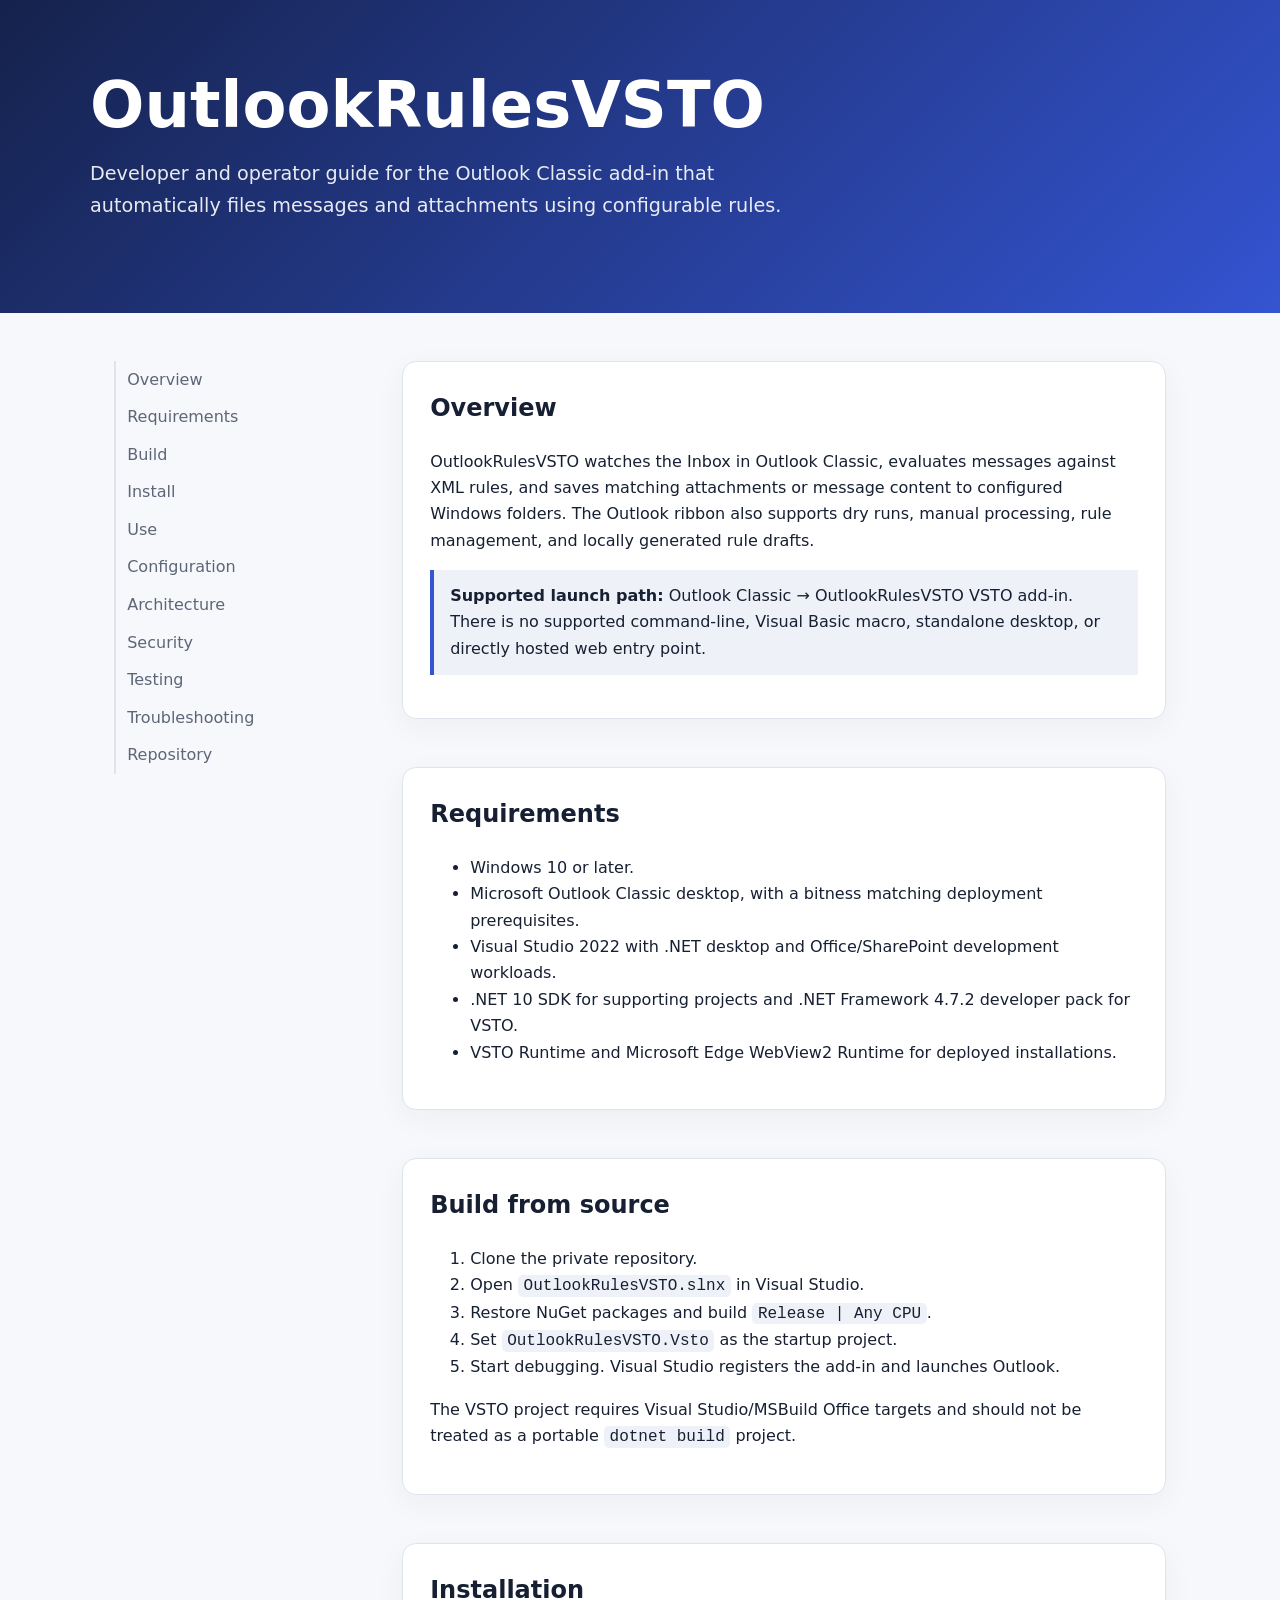
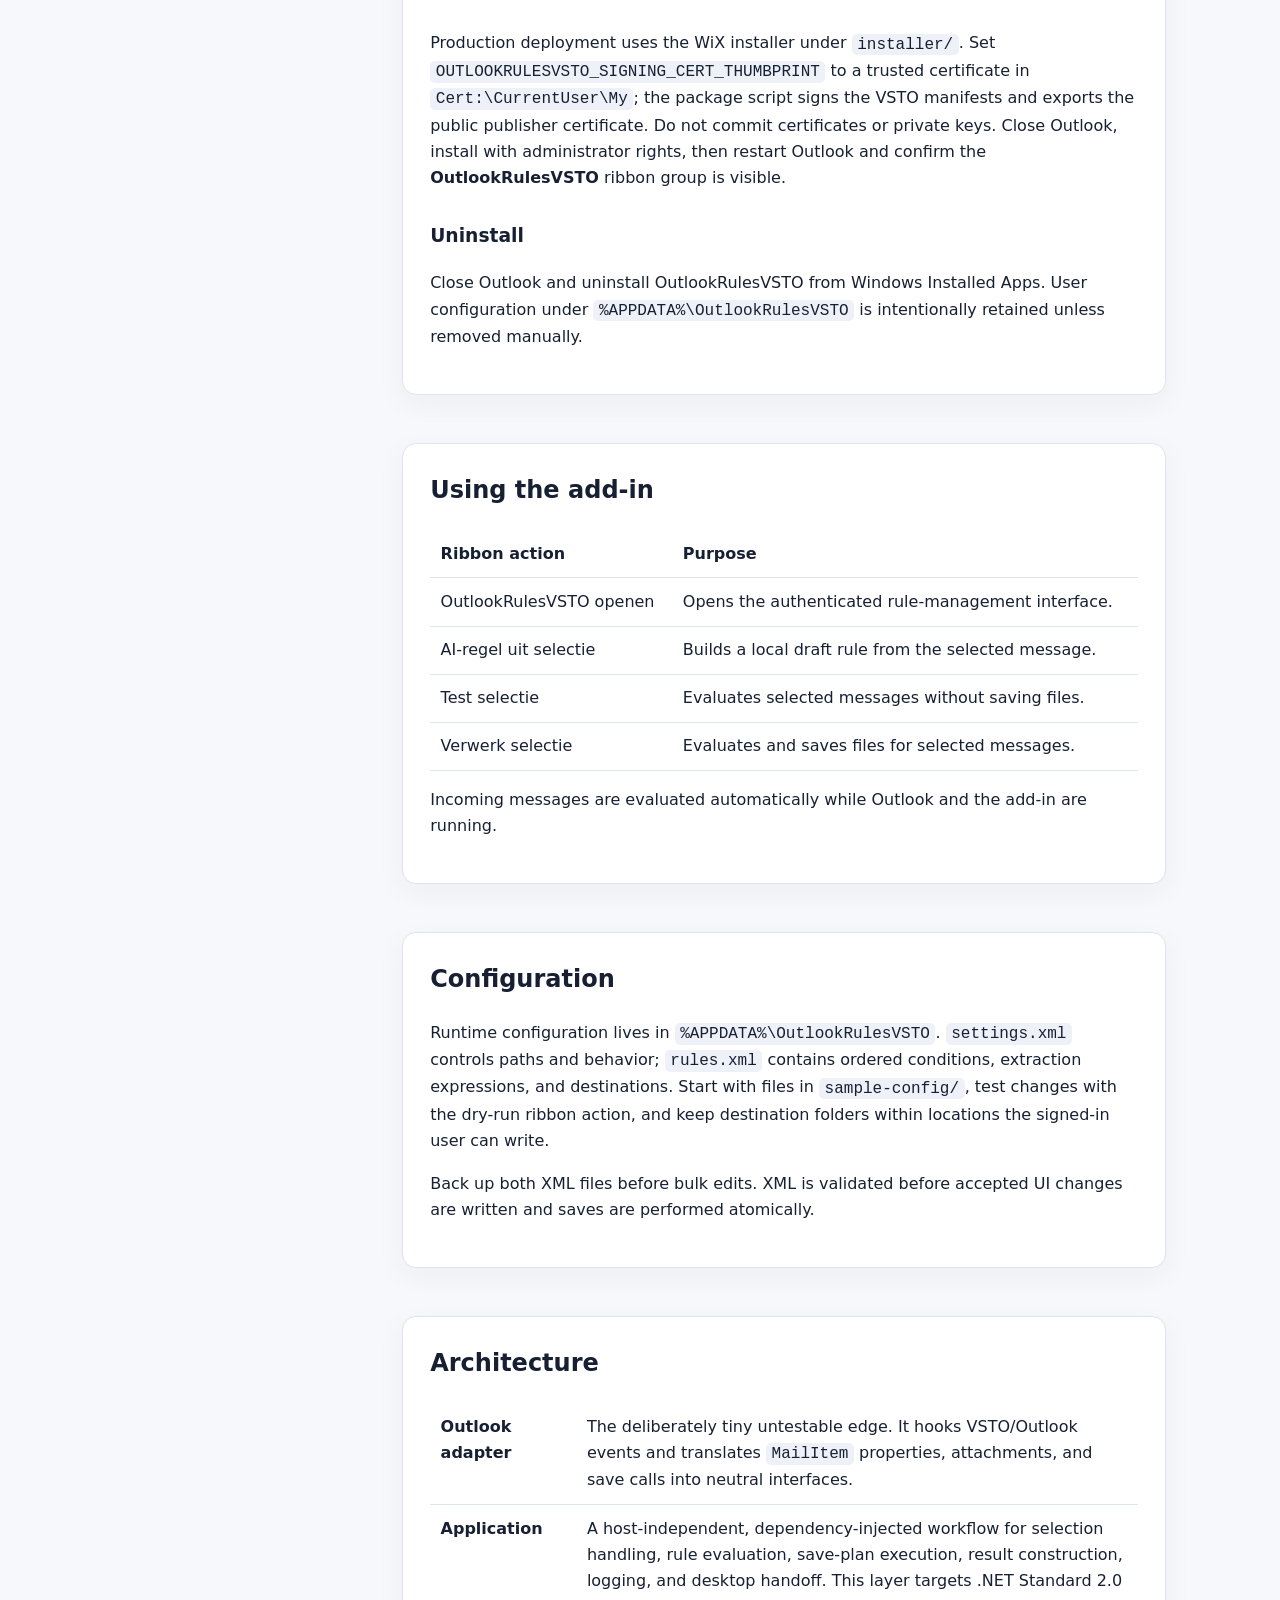
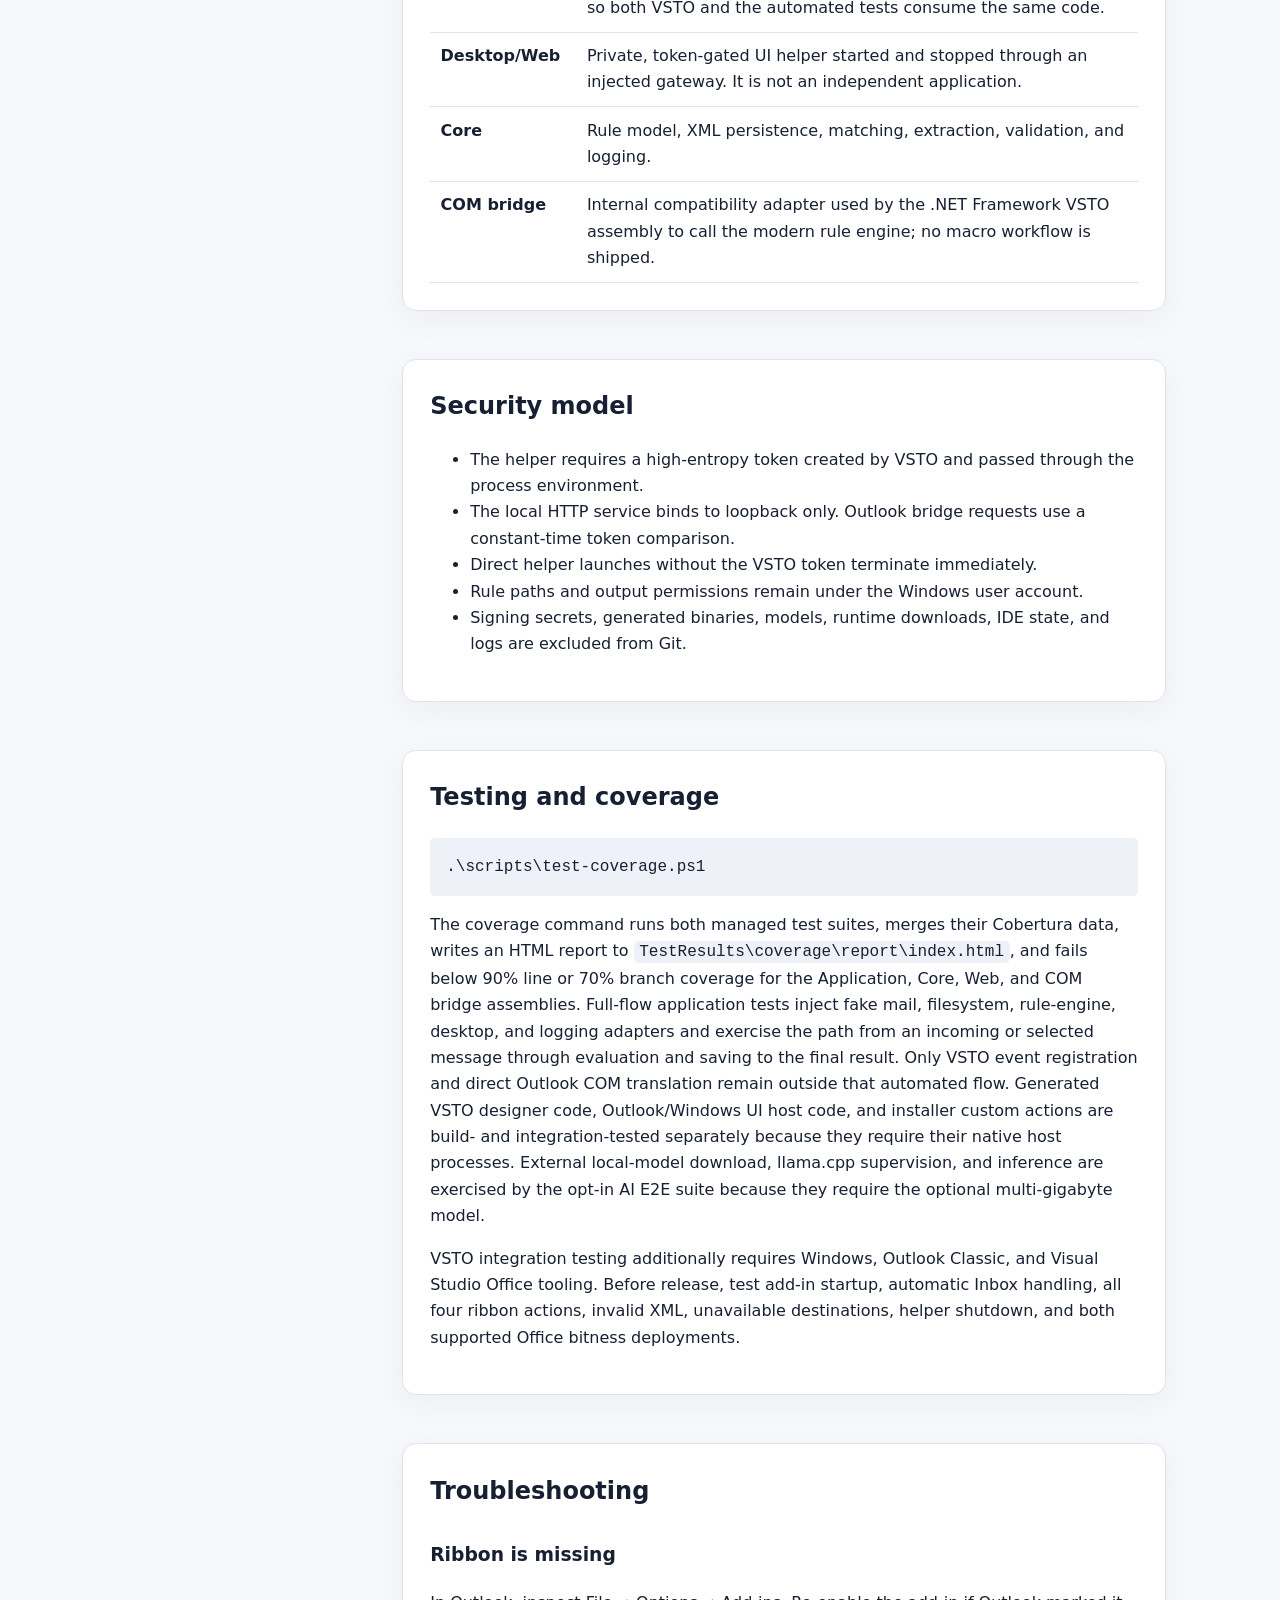
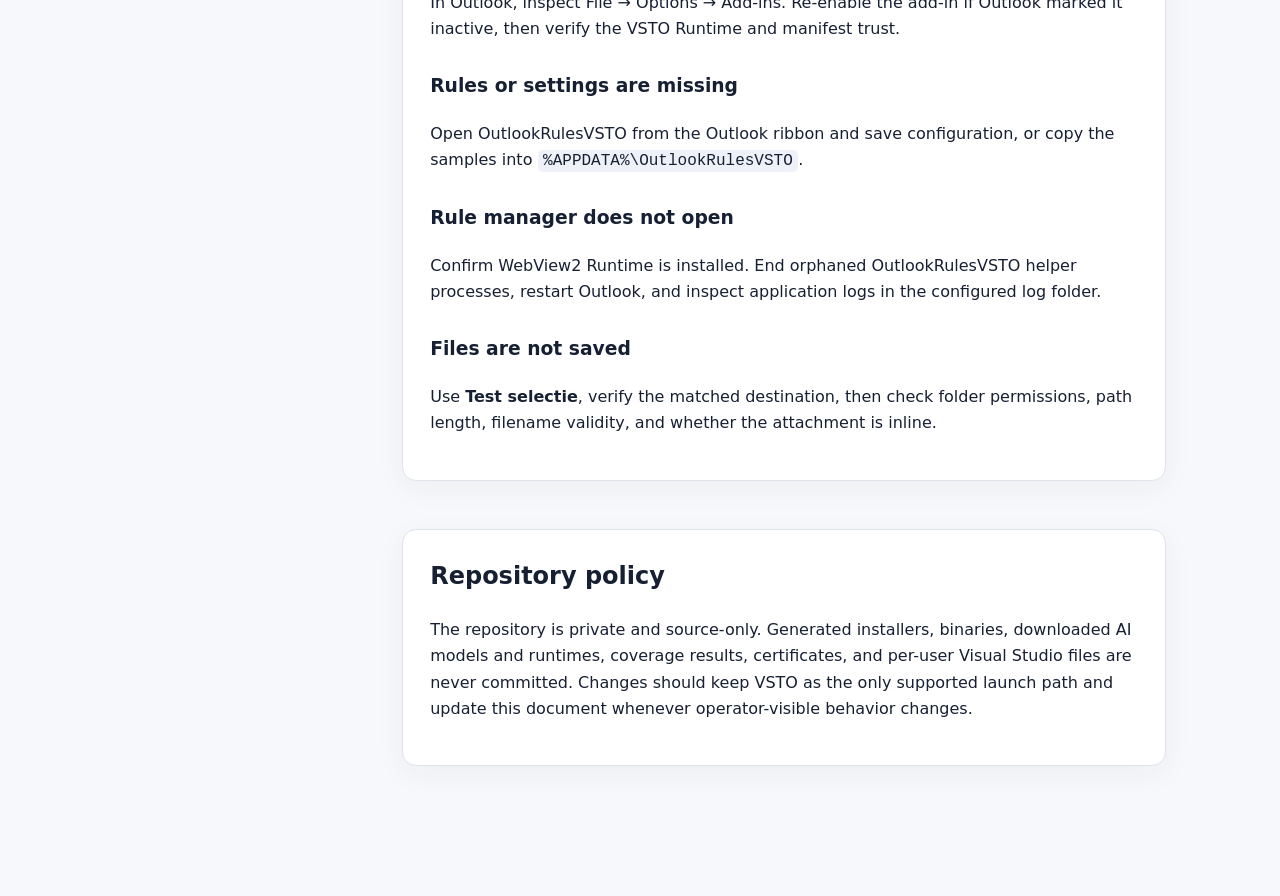
<file: docs/index.html>
<!doctype html>
<html lang="en">
<head>
  <meta charset="utf-8">
  <meta name="viewport" content="width=device-width,initial-scale=1">
  <meta name="description" content="Developer and operator documentation for the OutlookRulesVSTO Outlook Classic add-in.">
  <meta name="color-scheme" content="light dark">
  <title>OutlookRulesVSTO Documentation</title>
  <style>
    :root{color-scheme:light dark;--ink:#172033;--muted:#5d6678;--paper:#f7f8fb;--card:#fff;--line:#dfe3ec;--brand:#3454d1;--code:#eef1f7}*{box-sizing:border-box}html{scroll-behavior:smooth}body{margin:0;font:16px/1.65 system-ui,-apple-system,"Segoe UI",sans-serif;color:var(--ink);background:var(--paper)}header{padding:4.5rem max(1.5rem,calc((100% - 1100px)/2));color:#fff;background:linear-gradient(135deg,#15224c,#3454d1)}header p{max-width:720px;font-size:1.2rem;opacity:.9}main{display:grid;grid-template-columns:240px minmax(0,800px);gap:3rem;max-width:1100px;margin:0 auto;padding:3rem 1.5rem 6rem}nav{position:sticky;top:1.5rem;align-self:start}nav a{display:block;padding:.35rem .7rem;color:var(--muted);text-decoration:none;border-left:2px solid var(--line)}nav a:hover{color:var(--brand);border-color:var(--brand)}section{margin:0 0 3rem;padding:1.7rem;background:var(--card);border:1px solid var(--line);border-radius:14px;box-shadow:0 8px 30px #1720330c}h1{font-size:clamp(2.2rem,6vw,4rem);line-height:1.05;margin:0}h2{margin-top:0}h3{margin-top:1.8rem}code,pre{font-family:ui-monospace,SFMono-Regular,Consolas,monospace;background:var(--code);border-radius:5px}code{padding:.12rem .35rem}pre{padding:1rem;overflow:auto}.notice{border-left:4px solid var(--brand);padding:.8rem 1rem;background:var(--code)}table{width:100%;border-collapse:collapse}th,td{text-align:left;vertical-align:top;padding:.65rem;border-bottom:1px solid var(--line)}@media(max-width:760px){main{display:block}nav{position:static;margin-bottom:2rem;columns:2}section{padding:1.2rem}}@media(prefers-color-scheme:dark){:root{--ink:#e8ebf4;--muted:#aeb6c9;--paper:#10131b;--card:#181d29;--line:#30384b;--code:#22293a}}
  </style>
</head>
<body>
<header><h1>OutlookRulesVSTO</h1><p>Developer and operator guide for the Outlook Classic add-in that automatically files messages and attachments using configurable rules.</p></header>
<main>
  <nav aria-label="Contents">
    <a href="#overview">Overview</a><a href="#requirements">Requirements</a><a href="#build">Build</a><a href="#install">Install</a><a href="#use">Use</a><a href="#configuration">Configuration</a><a href="#architecture">Architecture</a><a href="#security">Security</a><a href="#testing">Testing</a><a href="#troubleshooting">Troubleshooting</a><a href="#repository">Repository</a>
  </nav>
  <article>
    <section id="overview"><h2>Overview</h2><p>OutlookRulesVSTO watches the Inbox in Outlook Classic, evaluates messages against XML rules, and saves matching attachments or message content to configured Windows folders. The Outlook ribbon also supports dry runs, manual processing, rule management, and locally generated rule drafts.</p><p class="notice"><strong>Supported launch path:</strong> Outlook Classic → OutlookRulesVSTO VSTO add-in. There is no supported command-line, Visual Basic macro, standalone desktop, or directly hosted web entry point.</p></section>
    <section id="requirements"><h2>Requirements</h2><ul><li>Windows 10 or later.</li><li>Microsoft Outlook Classic desktop, with a bitness matching deployment prerequisites.</li><li>Visual Studio 2022 with .NET desktop and Office/SharePoint development workloads.</li><li>.NET 10 SDK for supporting projects and .NET Framework 4.7.2 developer pack for VSTO.</li><li>VSTO Runtime and Microsoft Edge WebView2 Runtime for deployed installations.</li></ul></section>
    <section id="build"><h2>Build from source</h2><ol><li>Clone the private repository.</li><li>Open <code>OutlookRulesVSTO.slnx</code> in Visual Studio.</li><li>Restore NuGet packages and build <code>Release | Any CPU</code>.</li><li>Set <code>OutlookRulesVSTO.Vsto</code> as the startup project.</li><li>Start debugging. Visual Studio registers the add-in and launches Outlook.</li></ol><p>The VSTO project requires Visual Studio/MSBuild Office targets and should not be treated as a portable <code>dotnet build</code> project.</p></section>
    <section id="install"><h2>Installation</h2><p>Production deployment uses the WiX installer under <code>installer/</code>. Set <code>OUTLOOKRULESVSTO_SIGNING_CERT_THUMBPRINT</code> to a trusted certificate in <code>Cert:\CurrentUser\My</code>; the package script signs the VSTO manifests and exports the public publisher certificate. Do not commit certificates or private keys. Close Outlook, install with administrator rights, then restart Outlook and confirm the <strong>OutlookRulesVSTO</strong> ribbon group is visible.</p><h3>Uninstall</h3><p>Close Outlook and uninstall OutlookRulesVSTO from Windows Installed Apps. User configuration under <code>%APPDATA%\OutlookRulesVSTO</code> is intentionally retained unless removed manually.</p></section>
    <section id="use"><h2>Using the add-in</h2><table><thead><tr><th>Ribbon action</th><th>Purpose</th></tr></thead><tbody><tr><td>OutlookRulesVSTO openen</td><td>Opens the authenticated rule-management interface.</td></tr><tr><td>AI-regel uit selectie</td><td>Builds a local draft rule from the selected message.</td></tr><tr><td>Test selectie</td><td>Evaluates selected messages without saving files.</td></tr><tr><td>Verwerk selectie</td><td>Evaluates and saves files for selected messages.</td></tr></tbody></table><p>Incoming messages are evaluated automatically while Outlook and the add-in are running.</p></section>
    <section id="configuration"><h2>Configuration</h2><p>Runtime configuration lives in <code>%APPDATA%\OutlookRulesVSTO</code>. <code>settings.xml</code> controls paths and behavior; <code>rules.xml</code> contains ordered conditions, extraction expressions, and destinations. Start with files in <code>sample-config/</code>, test changes with the dry-run ribbon action, and keep destination folders within locations the signed-in user can write.</p><p>Back up both XML files before bulk edits. XML is validated before accepted UI changes are written and saves are performed atomically.</p></section>
    <section id="architecture"><h2>Architecture</h2><table><tbody><tr><th>Outlook adapter</th><td>The deliberately tiny untestable edge. It hooks VSTO/Outlook events and translates <code>MailItem</code> properties, attachments, and save calls into neutral interfaces.</td></tr><tr><th>Application</th><td>A host-independent, dependency-injected workflow for selection handling, rule evaluation, save-plan execution, result construction, logging, and desktop handoff. This layer targets .NET Standard 2.0 so both VSTO and the automated tests consume the same code.</td></tr><tr><th>Desktop/Web</th><td>Private, token-gated UI helper started and stopped through an injected gateway. It is not an independent application.</td></tr><tr><th>Core</th><td>Rule model, XML persistence, matching, extraction, validation, and logging.</td></tr><tr><th>COM bridge</th><td>Internal compatibility adapter used by the .NET Framework VSTO assembly to call the modern rule engine; no macro workflow is shipped.</td></tr></tbody></table></section>
    <section id="security"><h2>Security model</h2><ul><li>The helper requires a high-entropy token created by VSTO and passed through the process environment.</li><li>The local HTTP service binds to loopback only. Outlook bridge requests use a constant-time token comparison.</li><li>Direct helper launches without the VSTO token terminate immediately.</li><li>Rule paths and output permissions remain under the Windows user account.</li><li>Signing secrets, generated binaries, models, runtime downloads, IDE state, and logs are excluded from Git.</li></ul></section>
    <section id="testing"><h2>Testing and coverage</h2><pre>.\scripts\test-coverage.ps1</pre><p>The coverage command runs both managed test suites, merges their Cobertura data, writes an HTML report to <code>TestResults\coverage\report\index.html</code>, and fails below 90% line or 70% branch coverage for the Application, Core, Web, and COM bridge assemblies. Full-flow application tests inject fake mail, filesystem, rule-engine, desktop, and logging adapters and exercise the path from an incoming or selected message through evaluation and saving to the final result. Only VSTO event registration and direct Outlook COM translation remain outside that automated flow. Generated VSTO designer code, Outlook/Windows UI host code, and installer custom actions are build- and integration-tested separately because they require their native host processes. External local-model download, llama.cpp supervision, and inference are exercised by the opt-in AI E2E suite because they require the optional multi-gigabyte model.</p><p>VSTO integration testing additionally requires Windows, Outlook Classic, and Visual Studio Office tooling. Before release, test add-in startup, automatic Inbox handling, all four ribbon actions, invalid XML, unavailable destinations, helper shutdown, and both supported Office bitness deployments.</p></section>
    <section id="troubleshooting"><h2>Troubleshooting</h2><h3>Ribbon is missing</h3><p>In Outlook, inspect File → Options → Add-ins. Re-enable the add-in if Outlook marked it inactive, then verify the VSTO Runtime and manifest trust.</p><h3>Rules or settings are missing</h3><p>Open OutlookRulesVSTO from the Outlook ribbon and save configuration, or copy the samples into <code>%APPDATA%\OutlookRulesVSTO</code>.</p><h3>Rule manager does not open</h3><p>Confirm WebView2 Runtime is installed. End orphaned OutlookRulesVSTO helper processes, restart Outlook, and inspect application logs in the configured log folder.</p><h3>Files are not saved</h3><p>Use <strong>Test selectie</strong>, verify the matched destination, then check folder permissions, path length, filename validity, and whether the attachment is inline.</p></section>
    <section id="repository"><h2>Repository policy</h2><p>The repository is private and source-only. Generated installers, binaries, downloaded AI models and runtimes, coverage results, certificates, and per-user Visual Studio files are never committed. Changes should keep VSTO as the only supported launch path and update this document whenever operator-visible behavior changes.</p></section>
  </article>
</main>
</body>
</html>
</file>
